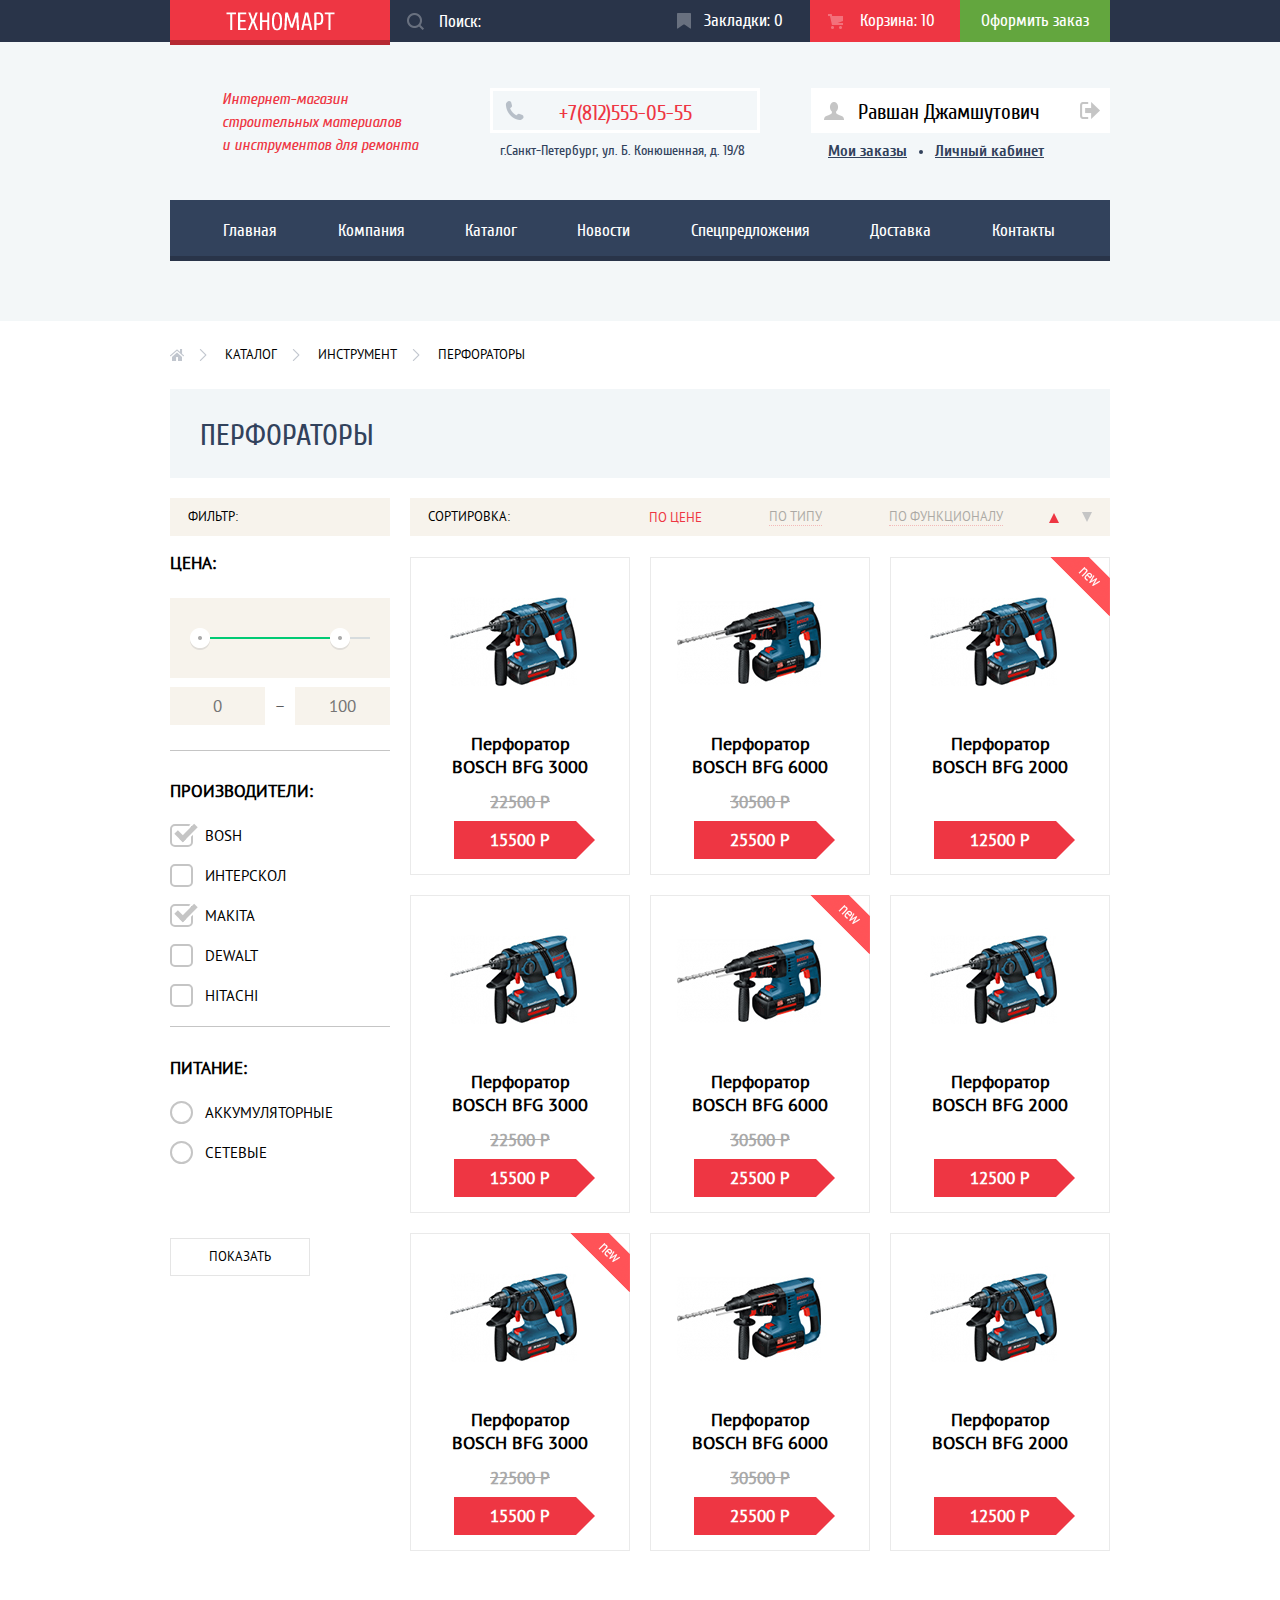
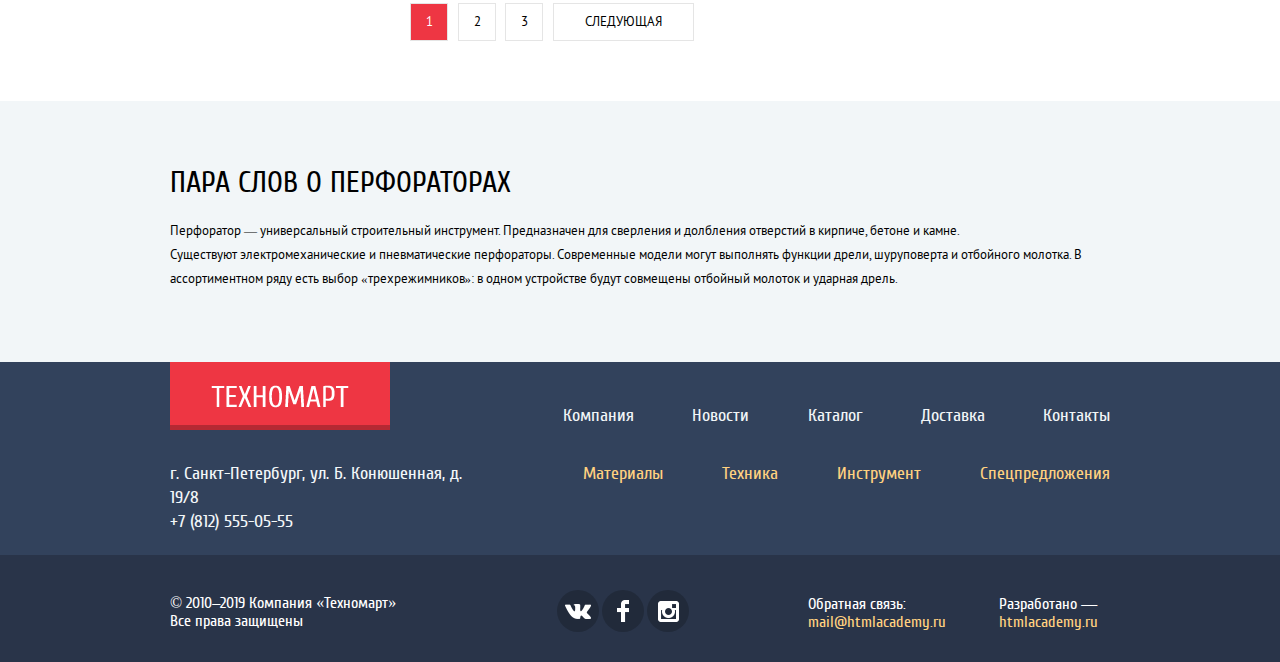
<file: catalog.html>
<!DOCTYPE html>
<html lang="ru">

<head>
    <meta charset="UTF-8">
    <title>Техномарт:Каталог</title>
    <link rel="stylesheet" href="css/style.css">
</head>

<body>
    <header>
        <section class="header_logo">
            <div class="logo">
                <a href="index.html" title="Ссылка на главную страницу" class="logo_index">
                    <img src="img/ТЕХНОМАРТ.png" alt="Логотип Техномарт">
                </a>
                <form class="search">
                    <input type="text" class="search_text _hover" placeholder="Поиск:">
                </form>
                <!--<div class="header_links">-->
                <a href="#" class="bookmarks">Закладки: 0</a>
                <a href="#" class="shop_basket catalog">Корзина: 10</a>
                <a href="#" class="order">Оформить заказ</a>
            </div>
            <!--<input type="button" value="Оформить заказ" name="order" class="order">-->
        </section>
        <section class="head_inform">
            <section class="paragraph">
                <p>Интернет-магазин строительных материалов и&nbsp;инструментов для ремонта</p>
            </section>
            <section class="number">
                <div class="phone">
                    <p>+7(812)555-05-55</p>
                </div>
                <p class="adress">г.Санкт-Петербург, ул. Б.&nbsp;Конюшенная, д. 19/8</p>
            </section>
            <section class="name">
                <div class="name_all">
                    <a href="#" class="name_user">Равшан Джамшутович</a>
                    <a href="#" class="name_exit"></a>
                </div>

                <div class="name_links">
                    <a href="#" class="my_order">Мои заказы</a>
                    <div class="circle"></div>
                    <a href="#" class="private_off">Личный кабинет</a>
                </div>
            </section>
        </section>
        <section class="navigation">
            <nav class="nav">
                <a href="index.html">главная</a>
                <a href="#">компания</a>
                <a href="catalog.html">каталог</a>
                <a href="#">новости</a>
                <a href="#">спецпредложения</a>
                <a href="#">доставка</a>
                <a href="#">контакты</a>
            </nav>
        </section>
    </header>

    <main>
        <section class="mmain_links">
            <div class="main_links">
                <a href="index.html" class="main_l_main">Главная</a>
                <div class="pic"></div>
                <a href="catalog.html">каталог</a>
                <div class="pic"></div>
                <a href="#">инструмент</a>
                <div class="pic"></div>
                <a href="#">перфораторы</a>
            </div>

        </section>
        <h1>перфораторы</h1>

        <section class="chek_opt">
            <section class="options">
                <section class="catalog_manufact">
                    <h4>фильтр:</h4>
                    <section class="option_price">
                        <h3>цена:</h3>
                        <div class="price_square">
                            <div class="line"></div>
                            <div class="circle_lf"></div>
                            <div class="circle_rt"></div>
                            <div class="line_2"></div>
                        </div>
                        <div class="opt_input">
                            <input type="text" placeholder="0">
                            <span> &minus;</span>
                            <input type="text" placeholder="100">
                        </div>
                    </section>
                    <section class="filter_1">
                        <h3>производители:</h3>
                        <div class="filter_1_list">
                            <input type="checkbox" name="bosh" value="bosh" id="ch_bosh" checked>
                            <input type="checkbox" name="interskol" id="ch_interskol" value="interskol">
                            <input type="checkbox" name="makita" id="ch_makita" value="makita" checked>
                            <input type="checkbox" name="dewalt" id="ch_dewalt" value="dewalt">
                            <input type="checkbox" name="hitachi" id="ch_hitachi" value="hitachi0">
                            <label for="ch_bosh">bosh</label>
                            <label for="ch_interskol">интерскол</label>
                            <label for="ch_makita">makita</label>
                            <label for="ch_dewalt">dewalt</label>
                            <label for="ch_hitachi">hitachi</label>
                        </div>

                    </section>
                    <section class="filter_2">
                        <h3>питание:</h3>
                        <div class="filter_2_list">
                            <input type="radio" id="acc" name="fil_r" value="accum">
                            <label for="acc">аккумуляторные</label>
                            <input type="radio" id="net" name="fil_r" value="netw">
                            <label for="net">сетевые</label>
                        </div>
                    </section>

                </section>
                <a href="#">показать</a>
            </section>

            <section class="popular_goods_catalog">
                <div class="pop_goods_text">
                    <h4>сортировка:</h4>
                    <div class="pop_goods_t_links">
                        <a href="#" class="pop_goods_t_links_active">по цене</a>
                        <a href="#">по типу</a>
                        <a href="#">по функционалу</a>
                    </div>
                    <div class="arrow">
                        <a href="#" class="arr_up"></a>
                        <a href="#" class="arr_dn"></a>
                    </div>

                </div>
                <ul class="items catalog_items">
                    <li>
                        <div class="pop_up">
                            <a href="#" class="pop_btn_buy">купить</a>
                            <a href="#" class="pop_btn_b">в закладки</a>
                        </div>
                        <img src="img/bfg_3000.png" alt="Перфоратор BOSCH BFG 3000">
                        <p>Перфоратор BOSCH BFG 3000</p>
                        <span class="old_price">22500&nbsp;р</span>
                        <span class="price">15500&nbsp;р</span>

                    </li>
                    <li>
                        <div class="pop_up">
                            <a href="#" class="pop_btn_buy">купить</a>
                            <a href="#" class="pop_btn_b">в закладки</a>
                        </div>
                        <img src="img/bfg_6000.png" alt="Перфоратор BOSCH BFG 6000">
                        <p>Перфоратор BOSCH BFG 6000</p>
                        <span class="old_price">30500&nbsp;р</span>
                        <span class="price">25500&nbsp;р</span>

                    </li>
                    <li>
                        <div class="pop_up">
                            <a href="#" class="pop_btn_buy">купить</a>
                            <a href="#" class="pop_btn_b">в закладки</a>
                        </div>
                        <img src="img/new_flag.png" class="new_product" alt="new">
                        <img src="img/bfg_2000.png" alt="Перфоратор BOSCH BFG 2000">
                        <p>Перфоратор BOSCH BFG 2000</p>
                        <span class="price new_pr">12500&nbsp;р</span>

                    </li>
                    <li>
                        <div class="pop_up">
                            <a href="#" class="pop_btn_buy">купить</a>
                            <a href="#" class="pop_btn_b">в закладки</a>
                        </div>
                        <img src="img/bfg_3000.png" alt="Перфоратор BOSCH BFG 3000">
                        <p>Перфоратор BOSCH BFG 3000</p>
                        <span class="old_price">22500&nbsp;р</span>
                        <span class="price">15500&nbsp;р</span>

                    </li>
                    <li>
                        <div class="pop_up">
                            <a href="#" class="pop_btn_buy">купить</a>
                            <a href="#" class="pop_btn_b">в закладки</a>
                        </div>
                        <img src="img/new_flag.png" class="new_product" alt="new">
                        <img src="img/bfg_6000.png" alt="Перфоратор BOSCH BFG 6000">
                        <p>Перфоратор BOSCH BFG 6000</p>
                        <span class="old_price">30500&nbsp;р</span>
                        <span class="price">25500&nbsp;р</span>

                    </li>
                    <li>
                        <div class="pop_up">
                            <a href="#" class="pop_btn_buy">купить</a>
                            <a href="#" class="pop_btn_b">в закладки</a>
                        </div>

                        <img src="img/bfg_2000.png" alt="Перфоратор BOSCH BFG 2000">
                        <p>Перфоратор BOSCH BFG 2000</p>
                        <span class="price new_pr">12500&nbsp;р</span>

                    </li>
                    <li>
                        <div class="pop_up">
                            <a href="#" class="pop_btn_buy">купить</a>
                            <a href="#" class="pop_btn_b">в закладки</a>
                        </div>
                        <img src="img/new_flag.png" class="new_product" alt="new">
                        <img src="img/bfg_3000.png" alt="Перфоратор BOSCH BFG 3000">
                        <p>Перфоратор BOSCH BFG 3000</p>
                        <span class="old_price">22500&nbsp;р</span>
                        <span class="price">15500&nbsp;р</span>

                    </li>
                    <li>
                        <div class="pop_up">
                            <a href="#" class="pop_btn_buy">купить</a>
                            <a href="#" class="pop_btn_b">в закладки</a>
                        </div>
                        <img src="img/bfg_6000.png" alt="Перфоратор BOSCH BFG 6000">
                        <p>Перфоратор BOSCH BFG 6000</p>
                        <span class="old_price">30500&nbsp;р</span>
                        <span class="price">25500&nbsp;р</span>

                    </li>
                    <li>
                        <div class="pop_up">
                            <a href="#" class="pop_btn_buy">купить</a>
                            <a href="#" class="pop_btn_b">в закладки</a>
                        </div>

                        <img src="img/bfg_2000.png" alt="Перфоратор BOSCH BFG 2000">
                        <p>Перфоратор BOSCH BFG 2000</p>
                        <span class="price new_pr">12500&nbsp;р</span>

                    </li>
                </ul>
                <section class="pages">
                    <a href="#" class="p_active">1</a>
                    <a href="#">2</a>
                    <a href="#">3</a>
                    <a href="#">следующая</a>
                </section>
            </section>
        </section>
        <section class="drill">
            <div class="drill_p">
                <h3>пара слов о перфораторах</h3>
                <p>Перфоратор&nbsp;&mdash; универсальный строительный инструмент. Предназначен для сверления и&nbsp;долбления отверстий в&nbsp;кирпиче, бетоне и&nbsp;камне.</p>
                <p>Существуют электромеханические и&nbsp;пневматические перфораторы. Современные модели могут выполнять функции дрели, шуруповерта и&nbsp;отбойного молотка. В&nbsp;<br>ассортиментном ряду есть выбор &laquo;трехрежимников&raquo;: в&nbsp;одном
                    устройстве будут совмещены отбойный молоток и&nbsp;ударная дрель.
                </p>
            </div>

        </section>
    </main>
    <footer>
        <section class="footer_nav">
            <div>
                <a href="index.html" title="Ссылка на главную страницу" class="logo_index footer_logo">
                    <img src="img/ТЕХНОМАРТ_f_logo.png" alt="Логотип Техномарт">
                </a>
            </div>
            <section class="footer_navigation">
                <a href="#">компания</a>
                <a href="#">новости</a>
                <a href="catalog.html">каталог</a>
                <a href="#">доставка</a>
                <a href="#">контакты</a>
            </section>

        </section>
        <section class="other">
            <div class="other_text">
                <p>г. Санкт-Петербург, ул. Б.&nbsp;Конюшенная, д. 19/8</p>
                <p>+7 (812) 555-05-55</p>
            </div>
            <section class="other_links">
                <a href="#">материалы</a>
                <a href="#">техника</a>
                <a href="#">инструмент</a>
                <a href="#">спецпредложения</a>
            </section>


        </section>

        <form class="visually-hidden">
            <input type="button" value="x" aria-label="Закрыть форму">
            <p>Ваше имя:</p>
            <input type="text" name="name" id="form_name" placeholder="Имя Фамилия">
            <p>Ваш e-mail:</p>
            <input type="email" name="email" id="form_email" placeholder="email@example.com">
            <p>Текст письма:</p>
            <input type="text" name="letter" id="form_letter" placeholder="В свободной форме">
            <button type="submit">отправить</button>
        </form>

        <section class="footer">
            <section class="under_footer">
                <section class="footer_paragraph">
                    <p>&copy;&nbsp;2010&ndash;2019 Компания &laquo;Техномарт&raquo;</p>
                    <p>Все права защищены</p>
                </section>
                <section class="social_icon">
                    <a href="vk.com" class="vk-btn">вконтакте</a>
                    <a href="facebook.com" class="fb-btn">фэйсбук</a>
                    <a href="instagram.com" class="inst-btn">инстаграмм</a>
                </section>
                <section class="footer_links">
                    <div class="connect">
                        <p>Обратная связь:</p>
                        <a href="#">mail@htmlacademy.ru</a>
                    </div>
                    <div class="div develop">
                        <p>Разработано &mdash;</p>
                        <a href="https://htmlacademy.ru/intensive/htmlcss" target="_blank" aria-label="Ссылка на сайт htmlАкадемии">htmlacademy.ru</a>
                    </div>
                </section>
            </section>
        </section>
    </footer>
</body>

</html>
</file>
<file: css/style.css>
* {
    margin: 0;
    padding: 0;
}

@font-face {
    font-family: 'Cuprum';
    src: url('../fonts/cuprum.woff2') format('woff2'), /* Super Modern Browsers */
    url('../fonts/cuprum.woff') format('woff'), /* Modern Browsers */
    url('../fonts/Cuprum-Regular.ttf') format('truetype');
    /* Safari, Android, iOS */
}

@font-face {
    font-family: 'Cuprum Bold';
    src: url('../fonts/cuprumbold.woff2') format('woff2'), /* Super Modern Browsers */
    url('../fonts/cuprumbold.woff') format('woff'), /* Modern Browsers */
    url('../fonts/Cuprum-Bold.ttf') format('truetype');
    /* Safari, Android, iOS */
}

@font-face {
    font-family: 'Cuprum Italic';
    src: url('../fonts/cuprumitalic.woff2') format('woff2'), /* Super Modern Browsers */
    url('../fonts/cuprumitalic.woff') format('woff'), /* Modern Browsers */
    url('../fonts/Cuprum-Italic.ttf') format('truetype');
    /* Safari, Android, iOS */
}

@font-face {
    font-family: 'Cuprum Bold Italic';
    src: url('../fonts/cuprumbolditalic.woff2') format('woff2'), /* Super Modern Browsers */
    url('../fonts/cuprumbolditalic.woff') format('woff'), /* Modern Browsers */
    url('../fonts/Cuprum-BoldItalic.ttf') format('truetype');
    /* Safari, Android, iOS */
}

@font-face {
    font-family: 'Ptsans';
    src: url('../fonts/ptsans.woff2') format('woff2'), /* Super Modern Browsers */
    url('../fonts/ptsans.woff') format('woff'), /* Modern Browsers */
    url('../fonts/PTSans-Regular.ttf') format('truetype');
    /* Safari, Android, iOS */
}

@font-face {
    font-family: 'Ptsans Bold';
    src: url('../fonts/ptsansbold.woff2') format('woff2'), /* Super Modern Browsers */
    url('../fonts/ptsansbold.woff') format('woff'), /* Modern Browsers */
    url('../fonts/PTSans-Bold.ttf') format('truetype');
    /* Safari, Android, iOS */
}

body {
    /*width: 1200px;*/
    font-family: 'Cuprum';
    margin: 0 auto;
}

body a {
    text-decoration: none;
    font-family: 'Cuprum';
}

header {
    background-color: #f3f7f8;
    padding-bottom: 60px;
}

.header_logo {
    background-color: #293449;
}

.logo {
    width: 940px;
    height: 42px;
    margin: 0 auto;
    /*background-color: #293449;*/
    /*padding: 0 130px 0 130px;*/
    display: flex;
    align-items: center;
}

.logo_index {
    width: 220px;
    height: 47px;
    box-shadow: inset 0 -5px 0 rgba(0, 0, 0, 0.24);
    background-color: #ee3643;
    display: flex;
    align-items: center;
    justify-content: center;
}

.logo_index:hover {
    box-shadow: inset 0 -5px 0 rgba(0, 0, 0, 0.24);
    background-color: #ca2c37;
}

.logo_index:active {
    box-shadow: inset 0 -5px 0 rgba(0, 0, 0, 0.24);
    background-color: #ba2732;
}

.logo .search {
    display: inline-block;
}

.logo .search input {
    font-family: 'Cuprum';
    height: 42px;
    width: 221px;
    background: #293449 url(../img/icon-search.png) no-repeat 17px 50%;
}

.logo .search input:hover {
    background: #212a3a url(../img/icon-search_hover.png) no-repeat 17px 50%;
    color: #212a3a;
}

.logo .search input:focus {
    background: #ffffff url(../img/icon-search_active.png) no-repeat 17px 50%;
    border: none;
}

.search_text {
    height: 17px;
    padding-left: 49px;
    border: none;
    font-size: 17px;
    font-weight: 400;
    line-height: 18px;
    background-color: #293449;
    color: #ffffff;
}

.search_text::-moz-placeholder {
    color: #ffffff;
    /* Цвет подсказывающего текста */
}

.search_text::-webkit-input-placeholder {
    color: #ffffff;
}

.search_text:-ms-input-placeholder {
    color: #ffffff;
}

.search_text::-ms-input-placeholder {
    color: #ffffff;
}

.search_text::placeholder {
    color: #ffffff;
}

.logo a {
    color: #ffffff;
    font-size: 17px;
    font-weight: 400;
    line-height: 18px;
}

.order {
    width: 150px;
    text-align: center;
    padding: 12px 0;
    font-size: 17px;
    line-height: 18px;
    background-color: #63a63e;
}

.order:hover {
    background-color: #5fbb2d;
}

.order:active {
    opacity: 0.5;
    color: #ffffff;
    background-color: #518534;
    font-size: 17px;
    font-weight: 400;
    line-height: 18px;
}

.bookmarks {
    width: 106px;
    padding: 12px 0 12px 44px;
    font-size: 17px;
    line-height: 18px;
    background: url(../img/icon-bookmark.png) no-repeat 17px 50%;
}

.bookmarks:hover {
    background: #212a3a url(../img/icon-bookmark_hover.png) no-repeat 17px 50%;
}

.bookmarks:active {
    opacity: 0.6;
    color: #ffffff;
    font-size: 17px;
    font-weight: 400;
    line-height: 18px;
    background: #161d29 url(../img/icon-bookmark.png) no-repeat 17px 50%;
}

.shop_basket {
    width: 100px;
    padding: 12px 0 12px 50px;
    font-size: 17px;
    line-height: 18px;
    background: url(../img/cart-icon.png) no-repeat 18px 50%;
}

.catalog {
    background-color: #ee3643;
    ;
}

.shop_basket:hover {
    background: #212a3a url(../img/cart-icon_hover.png) no-repeat 18px 50%;
}

.shop_basket:active {
    opacity: 0.6;
    color: #ffffff;
    font-size: 17px;
    font-weight: 400;
    line-height: 18px;
    background: #161d29 url(../img/cart-icon.png) no-repeat 18px 50%;
}

.head_inform {
    width: 940px;
    display: flex;
    padding-top: 46px;
    padding-bottom: 44px;
    background-color: #f3f7f9;
    margin: 0 auto;
}

.number {
    width: 270px;
    height: 39px;
    margin-left: 71px;
}

.paragraph p {
    display: block;
    width: 197px;
    height: 60px;
    margin-left: 52px;
    color: #ee3643;
    font-size: 16px;
    font-family: 'Cuprum Italic';
    line-height: 23px;
}

.phone {
    width: 264px;
    height: 39px;
    border: 3px solid #ffffff;
    background: url(../img/icon-phone.png) no-repeat 12px 50%;
}

.phone p {
    text-align: center;
    padding-top: 12px;
    height: 21px;
    color: #ee3643;
    font-family: 'Cuprum';
    font-size: 21px;
    font-weight: 400;
    line-height: 21px;
}

.number .adress {
    padding: 10px 10px;
    height: 13px;
    color: #32425c;
    font-family: 'Cuprum';
    font-size: 14px;
    font-weight: 400;
}

.links {
    height: 68px;
    /*display: inline-block;*/
    margin-left: 69px;
    display: flex;
}

.login {
    box-sizing: border-box;
    background: #ffffff url(../img/icon-login.png) no-repeat 14px 50%;
    height: 45px;
    color: #000000;
    font-family: 'Cuprum';
    font-size: 21px;
    font-weight: 400;
    line-height: 21px;
    width: 121px;
    padding: 12px 27px 12px 48px;
}

.login:hover {
    background: #ffffff url(../img/icon-login_hover.png) no-repeat 14px 50%;
    color: #ee3643;
}

.login:active {
    color: #c5c5c5;
    background: #ffffff url(../img/icon-login.png) no-repeat 14px 50%;
}

.reg {
    margin-left: 10px;
    background-color: #ffffff;
    box-sizing: border-box;
    width: 150px;
    height: 45px;
    color: #000000;
    font-family: 'Cuprum';
    font-size: 21px;
    font-weight: 400;
    line-height: 21px;
    text-align: center;
    padding-top: 12px;
}

.reg:hover {
    color: #ee3643;
}

.reg:active {
    color: #c5c5c5;
}

.name {
    margin-left: 51px;
}

.name_all a {
    display: block;
}

.name_all {
    display: flex;
}

.name .name_user {
    display: block;
    width: 269px;
    height: 45px;
    background: #ffffff url(../img/icon-user.png) no-repeat 13px 50%;
    box-sizing: border-box;
    padding-top: 14px;
    padding-left: 47px;
    padding-bottom: 11px;
    color: #000000;
    font-family: 'Cuprum';
    font-size: 21px;
    font-weight: 400;
    line-height: 21px;
}

.name_user:hover {
    background: #ffffff url(../img/icon-user_hover.png) no-repeat 13px 50%;
}

.name_user:active {
    opacity: 0.3;
    color: #000000;
}

.name .name_exit {
    width: 30px;
    height: 45px;
    background: #ffffff url(../img/icon-logout.png) no-repeat 0px 50%;
}

.name_exit:hover {
    background: #ffffff url(../img/icon-logout_hover.png) no-repeat 0px 50%;
}

.name_exit:active {
    background: #ffffff url(../img/icon-logout.png) no-repeat 0px 50%;
}

.name_links {
    box-sizing: border-box;
    height: 14px;
    margin-left: 17px;
    display: flex;
    margin-top: 9px;
}

.name_links a {
    color: #32425c;
    font-family: 'Cuprum Bold';
    font-size: 16px;
    font-weight: 400;
    text-decoration: underline;
}

.circle {
    margin: 8px 12px 8px 12px;
    width: 4px;
    height: 4px;
    background: #32425c;
    border-radius: 50%;
}

.my_order:hover,
.private_off:hover {
    color: #ee3643;
}

.my_order:active,
.private_off:active {
    opacity: 0.3;
    color: #32425c;
}

.navigation {
    width: 940px;
    margin: 0 auto;
    background-color: #32425c;
    box-shadow: inset 0 -5px 0 #293449;
}

.nav {
    display: flex;
    justify-content: space-around;
    align-items: center;
    font-size: 17px;
    margin-left: 23px;
    margin-right: 25px;
}

.nav a {
    padding: 21px 30px 21px;
    color: #fff;
    text-decoration: none;
    text-transform: capitalize;
}

.nav a:hover {
    background-color: #293449;
}

.nav a:active {
    background-color: #1d2739;
    color: #8c919a;
}

main {
    margin: 0 auto;
    background-color: #fff;
}

.goods {
    width: 940px;
    margin-top: 59px;
    margin: 0 auto;
}

.goods_list {
    display: flex;
    flex-wrap: wrap;
}

.goods_list li {
    position: relative;
    list-style: none;
    width: 300px;
    height: 123px;
    margin-bottom: 20px;
}

.goods_list li h3 {
    color: #ffffff;
    font-family: 'Cuprum Bold';
    font-size: 24px;
    /*font-weight: 700;*/
    line-height: 30px;
    text-transform: capitalize;
    padding-top: 18px;
    padding-left: 23px;
}

.materials {
    background: #ffbf47 url(../img/icon-1.png) no-repeat 213px 53%;
    margin-right: 20px;
}

.goods_list img {
    position: absolute;
    bottom: 64px;
    left: 240px;
}

.goods_list li a {
    display: block;
    margin-left: 25px;
    margin-top: 15px;
    width: 135px;
    height: 26px;
    background-color: rgba(0, 0, 0, 0.1);
    font-family: 'Cuprum';
    font-size: 14px;
    font-weight: 400;
    line-height: 18px;
    text-transform: uppercase;
    color: #ffffff;
    text-align: center;
    border-radius: 3%;
    padding-top: 12px;
}

.goods_list li a:hover {
    background-color: rgba(0, 0, 0, 0.2);
}

.goods_list li a:active {
    background-color: rgba(0, 0, 0, 0.3);
}

.instruments {
    background: #3bbce3 url(../img/icon-2.png) no-repeat 197px 53%;
    margin-right: 20px;
}

.tech {
    background: #dc91d8 url(../img/icon-3.png) no-repeat 191px 53%;
}

.discount {
    background: #8ed78f url(../img/icon-4.png) no-repeat 196px 53%;
}

.delivery {
    background: #ffc047 url(../img/icon-5.png) no-repeat 191px 53%;
}

#slider {
    width: 620px;
    height: 266px;
    background-image: url(../img/3-layers.png);
    margin-right: 20px;
}

#slider h3 {
    display: block;
    color: #ffffff;
    font-family: 'Cuprum';
    font-size: 36px;
    font-weight: 700;
    line-height: 36px;
    text-transform: uppercase;
    padding-top: 27px;
    padding-left: 24px;
}

#slider p {
    color: #ffffff;
    font-family: 'Cuprum';
    font-size: 18px;
    font-weight: 400;
    display: block;
    line-height: 18px;
    margin-top: 8px;
    margin-left: 25px;
}

#slider a {
    width: 195px;
    color: #ffffff;
    font-family: 'Cuprum';
    font-size: 14px;
    font-weight: 400;
    line-height: 18px;
    text-transform: uppercase;
    background-color: #ee3643;
    margin-top: 124px;
}

.goods_list li:last-child {
    position: absolute;
    margin-top: 286px;
    margin-left: 640px;
}

.popular_goods {
    width: 940px;
    margin-top: 33px;
    margin: 0 auto;
}

.popular_goods_h {
    width: 940px;
    height: 89px;
    background-color: #f9f5f0;
    display: flex;
    align-items: center;
}

.popular_goods_h a {
    width: 253px;
    height: 26px;
    background-color: #ee3643;
    color: #ffffff;
    font-family: 'Cuprum';
    font-size: 14px;
    font-weight: 400;
    line-height: 18px;
    text-transform: uppercase;
    text-align: center;
    padding-top: 12px;
    border-radius: 3%;
    margin-left: 373px;
}

.popular_goods_h h3 {
    color: #32425c;
    font-family: 'Cuprum';
    font-size: 30px;
    font-weight: 400;
    line-height: 30px;
    text-transform: uppercase;
    margin-left: 30px;
}

.popular_goods_h a:hover,
#slider a:hover {
    background-color: #ca2c37;
}

.popular_goods_h a:active,
#slider a:active {
    background-color: #ba2732;
}

#pop_manuf a {
    margin-left: 269px;
}

.items {
    position: relative;
    margin-top: 21px;
    margin-bottom: 21px;
    display: flex;
    flex-wrap: wrap;
}

.items li {
    list-style: none;
    width: 220px;
    height: 318px;
    border: 1px solid #eaeaea;
    background-color: #ffffff;
    box-sizing: border-box;
    margin-right: 20px;
}

.items li:hover {
    box-shadow: 0 10px 25px rgba(41, 52, 73, 0.5);
}

.items li:last-child {
    margin-right: 0px;
}

.items li p {
    color: #000000;
    font-family: 'Ptsans';
    font-size: 18px;
    font-weight: 700;
    text-align: center;
    margin-left: 30px;
    margin-right: 30px;
}

.items li span {
    display: block;
}

.old_price {
    color: #a9a9a9;
    font-family: 'Ptsans';
    font-size: 17px;
    font-weight: 700;
    line-height: 18px;
    text-decoration: line-through;
    text-transform: uppercase;
    text-align: center;
    margin-top: 15px;
}

.price {
    position: relative;
    margin-top: 10px;
    color: #ffffff;
    font-family: 'Ptsans';
    font-size: 17px;
    font-weight: 700;
    line-height: 18px;
    text-transform: uppercase;
    background-color: #ee3643;
    width: 141px;
    height: 38px;
    margin-left: 43px;
    padding-left: 36px;
    box-sizing: border-box;
    padding: 10px 40px 0px 36px;
}

.price::after {
    content: "";
    position: absolute;
    top: 0px;
    right: -19px;
    border: 19px solid white;
    border-left-color: #ee3643;
}

.pop_up {
    box-sizing: border-box;
    display: none;
    position: absolute;
    padding-top: 44px;
    padding-left: 41px;
    width: 218px;
    height: 170px;
}

.items li:hover .pop_up {
    display: block;
    background-color: rgb(255, 255, 255, 0.9);
}

.pop_btn_buy {
    display: block;
    box-sizing: border-box;
    width: 135px;
    height: 38px;
    box-shadow: inset 0 -3px 0 #367315;
    background: #63a63e url(../img/cart-icon.png) no-repeat 12px 50%;
    border-radius: 3%;
    text-align: center;
    padding-top: 12px;
    color: #ffffff;
    font-family: 'Cuprum';
    font-size: 14px;
    font-weight: 400;
    line-height: 18px;
    text-transform: uppercase;
    margin-bottom: 7px;
}

.pop_btn_b {
    display: block;
    box-sizing: border-box;
    width: 135px;
    height: 38px;
    border: 3px solid #63a63e;
    color: #32425c;
    font-family: 'Cuprum';
    font-size: 14px;
    font-weight: 400;
    line-height: 18px;
    text-transform: uppercase;
    border-radius: 3%;
    text-align: center;
    padding-top: 9px;
}

.pop_btn_buy:hover {
    box-shadow: inset 0 -3px 0 #367315;
    background: #5fbb2d url(../img/cart-icon_hover.png) no-repeat 12px 50%;
}

.pop_btn_buy:active {
    background-color: #518534;
    box-shadow: none;
}

.pop_btn_b:hover {
    border: 3px solid #32425c;
}

.pop_btn_b:active {
    border: 3px solid #32425c;
    opacity: 0.3;
    color: #32425c;
}

.new_product {
    position: absolute;
    margin-left: 159px;
    margin-top: -1px;
}

.popular_manuf {
    width: 940px;
    margin: 0 auto;
    margin-bottom: 65px;
}

.new_pr {
    margin-top: 43px;
}

.firm_items {
    margin-top: 20px;
    list-style: none;
    display: flex;
    flex-wrap: wrap;
}

.firm_items a {
    margin-right: 20px;
    margin-bottom: 20px;
    display: flex;
    justify-content: center;
    align-items: center;
    width: 220px;
    height: 145px;
    border: 1px solid #eaeaea;
    background-color: #ffffff;
    box-sizing: border-box;
}

.firm_items a:nth-child(4n) {
    margin-right: 0px;
}

.firm_items a:hover {
    box-shadow: 0 10px 25px rgba(41, 52, 73, 0.5);
    background-color: #ffffff;
}

.firm_items a:active {
    box-shadow: 0 4px 10px rgba(41, 52, 73, 0.5);
    background-color: #ffffff;
    opacity: 0.3;
}

.serv_inform {
    background-color: #f4f8f9;
}

.service {
    width: 940px;
    margin-top: 65px;
    margin: 0 auto;
}

.service h3 {
    display: block;
    padding-top: 68px;
    color: #000000;
    font-family: 'Cuprum';
    font-size: 30px;
    font-weight: 400;
    line-height: 30px;
    text-transform: uppercase;
}

.service p {
    width: 425px;
    margin-top: 25px;
    font-family: 'Ptsans';
    font-size: 13px;
    font-weight: 400;
    line-height: 24px;
}

.serv_list_inf {
    display: flex;
}

.serv_list {
    position: relative;
    margin-top: 28px;
    padding-top: 46px;
    width: 240px;
    height: 279px;
}

.serv_list input[type='radio'] {
    display: none;
}

.serv_list label {
    display: block;
    height: 61px;
    box-sizing: border-box;
    box-shadow: 0 1px 0 #293449, inset 0 1px 0 #405069;
    background-color: #32425c;
    color: #ffffff;
    font-family: 'Cuprum Bold';
    font-size: 21px;
    line-height: 30px;
    text-transform: capitalize;
    padding-top: 21px;
    padding-left: 23px;
}

.serv_list img {
    position: absolute;
    right: 0px;
    top: 5px;
}

#r_btn_1:checked~label[for=r_btn_1],
#r_btn_2:checked~label[for=r_btn_2],
#r_btn_3:checked~label[for=r_btn_3] {
    box-shadow: 0 1px 0 #ffffff, inset 0 1px 0 #ffffff;
    background-color: #ffffff;
    color: #32425c;
}

.serv_list label:hover {
    box-shadow: 0 1px 0 #293449, inset 0 1px 0 #405069;
    background-color: #293449;
}

.serv_text {
    width: 619px;
    margin-left: 80px;
    background: url(../img/Layer_131.png) no-repeat 151px 97px;
}

.serv_text h3 {
    padding-top: 74px;
    color: #32425c;
    font-family: 'Cuprum';
    font-size: 36px;
    font-weight: 400;
    text-transform: uppercase;
}

.serv_text p {
    display: block;
}

.information {
    width: 940px;
    margin: 0 auto;
    display: flex;
    justify-content: space-between;
    margin-top: 82px;
    margin-bottom: 86px;
}

.information h3 {
    font-family: 'Cuprum';
    font-size: 30px;
    font-weight: 400;
    line-height: 30px;
    text-transform: uppercase;
    padding-bottom: 21px;
}

.information p {
    margin-bottom: 36px;
    font-family: 'Ptsans';
    font-size: 13px;
    font-weight: 400;
    line-height: 24px;
}

.inform_delivery {
    width: 519px;
}

.contacts {
    width: 300px;
}

#before_list {
    margin-bottom: 6px;
}

.inform_list {
    padding-left: 36px;
}

.inform_list li {
    position: relative;
    font-size: 18px;
    font-weight: 400;
    line-height: 20px;
    padding: 8px 0px 12px 0px;
    list-style: none;
}

.inform_list li::before {
    content: "";
    position: absolute;
    left: -36px;
    top: 17px;
    width: 25px;
    height: 2px;
    background-color: #ee3643;
}

.inform_delivery a {
    display: block;
    width: 220px;
    height: 26px;
    background-color: #ee3643;
    color: #ffffff;
    font-family: 'Cuprum';
    font-size: 14px;
    font-weight: 400;
    line-height: 18px;
    text-transform: uppercase;
    text-align: center;
    margin-top: 24px;
    padding-top: 12px;
    border-radius: 3%;
}

.cont_link {
    display: block;
    width: 300px;
    height: 26px;
    background-color: #ee3643;
    color: #ffffff;
    font-family: 'Cuprum';
    font-size: 14px;
    font-weight: 400;
    line-height: 18px;
    text-transform: uppercase;
    text-align: center;
    margin-top: 36px;
    padding-top: 12px;
    border-radius: 3%;
}

.cont_link:hover,
.inform_delivery a:hover {
    background-color: #ca2c37;
}

.cont_link:active,
.inform_delivery a:active {
    background-color: #ba2732;
}

footer {
    background-color: #32425c;
}

.footer_nav {
    width: 940px;
    display: flex;
    margin: 0 auto;
}

.footer_logo {
    width: 220px;
    height: 68px;
    box-shadow: inset 0 -5px 0 rgba(0, 0, 0, 0.24);
}

.footer_navigation {
    margin-top: 42px;
    margin-left: 173px;
    display: flex;
    width: 547px;
    justify-content: space-between;
}

.footer_navigation a {
    color: #f1f5f7;
    font-family: 'Cuprum';
    font-size: 18px;
    font-weight: 400;
    line-height: 24px;
    text-transform: capitalize;
}

.footer_navigation a:hover {
    text-decoration: underline;
}

.footer_navigation a:active {
    opacity: 0.5;
}

.other {
    width: 940px;
    margin: 0 auto;
    margin-top: 32px;
    margin-bottom: 53px;
    display: flex;
}

.other_text {
    width: 322px;
    height: 40px;
    color: #f3f7f9;
    font-family: 'Cuprum';
    font-size: 18px;
    font-weight: 400;
    line-height: 24px;
}

.other_links {
    width: 527px;
    margin-left: 91px;
    display: flex;
    justify-content: space-between;
}

.other_links a {
    color: #ffd180;
    font-family: 'Cuprum';
    font-size: 18px;
    font-weight: 400;
    line-height: 24px;
    text-transform: capitalize;
}

.other_links a:hover {
    text-decoration: underline;
}

.other_links a:active {
    opacity: 0.5;
}

.visually-hidden {
    display: none;
    position: absolute;
}

.footer {
    background-color: #293449;
    ;
}

.under_footer {
    width: 940px;
    margin: 0 auto;
    height: 107px;
    display: flex;
}

.footer_paragraph {
    margin-top: 39px;
    color: #ffffff;
    font-family: 'Cuprum';
    font-size: 16px;
    font-weight: 400;
    line-height: 18px;
}

.social_icon {
    margin-top: 35px;
    display: flex;
    width: 132px;
    justify-content: space-between;
    margin-left: 161px;
}

.social_icon a {
    display: block;
    width: 42px;
    height: 42px;
    font-size: 0%;
    border-radius: 50%;
}

.vk-btn {
    background: #212a3a url(../img/vk-icon.png) no-repeat 50% 50%;
}

.fb-btn {
    background: #212a3a url(../img/fb-icon.png) no-repeat 50% 50%;
}

.inst-btn {
    background: #212a3a url(../img/insta-icon.png) no-repeat 50% 50%;
}

.social_icon a:hover,
.social_icon a:active {
    background-color: #ee3643;
}

.footer_links {
    margin-top: 40px;
    margin-left: 119px;
    font-family: 'Cuprum';
    font-size: 16px;
    font-weight: 400;
    line-height: 18px;
    color: #ffffff;
    display: flex;
}

.footer_links a {
    color: #ffd180;
}

.connect {
    margin-right: 53px;
}

.footer_links a:hover {
    text-decoration: underline;
}

.footer_links a:active {
    color: #ee3643;
}

.mmain_links {
    width: 940px;
    margin: 0 auto;
    margin-top: 25px;
}

.main_links {
    width: 358px;
    display: flex;
    /*justify-content: space-around;*/
}

.main_l_main {
    display: block;
    width: 14px;
    height: 18px;
    font-size: 0px;
    background: url(../img/icon-home.png) no-repeat 50%;
}

.pic {
    width: 8px;
    height: 18px;
    background: url(../img/icon-right-small.png) no-repeat 50%;
    margin-left: 15px;
    margin-right: 18px;
}

.main_links a {
    color: #000000;
    font-family: 'Ptsans';
    font-size: 13px;
    font-weight: 400;
    line-height: 18px;
    text-transform: uppercase;
}

.main_links .main_l_main {
    font-size: 0px;
}

main h1 {
    display: block;
    width: 910px;
    height: 57px;
    background-color: #f2f6f8;
    margin: 0 auto;
    margin-top: 25px;
    color: #32425c;
    font-family: 'Cuprum';
    font-size: 30px;
    font-weight: 400;
    line-height: 30px;
    text-transform: uppercase;
    padding-top: 32px;
    padding-left: 30px;
}

.chek_opt {
    width: 940px;
    margin: 0 auto;
    display: flex;
    margin-top: 20px;
}

.options {
    width: 220px;
}

.catalog_manufact h4,
.pop_goods_text h4 {
    padding-left: 18px;
    padding-top: 10px;
    padding-bottom: 11px;
    background-color: #f7f3ec;
    color: #000000;
    font-family: 'Ptsans';
    font-size: 13px;
    font-weight: 400;
    text-transform: uppercase;
    margin-bottom: 12px;
}

.options h3 {
    color: #000000;
    font-family: 'Ptsans';
    font-size: 17px;
    font-weight: 700;
    text-transform: uppercase;
}

.price_square {
    position: relative;
    margin-top: 12px;
    width: 220px;
    height: 80px;
    background-color: #f7f3ec;
}

.line_2 {
    position: absolute;
    width: 20px;
    height: 2px;
    background-color: #d7dcde;
    left: 180px;
    top: 39px;
}

.line {
    position: absolute;
    width: 152px;
    height: 2px;
    background-color: #00ca74;
    top: 39px;
    left: 20px;
}

.circle_lf {
    position: absolute;
    width: 20px;
    height: 22px;
    top: 30px;
    left: 20px;
    background: url(../img/filter-button.png) no-repeat 50% 50%;
    cursor: pointer;
}

.circle_rt {
    position: absolute;
    width: 20px;
    height: 22px;
    top: 30px;
    left: 160px;
    background: url(../img/filter-button.png) no-repeat 50% 50%;
    cursor: pointer;
}

.opt_input {
    margin-top: 9px;
    display: flex;
    justify-content: space-between;
}

.opt_input input {
    width: 95px;
    height: 38px;
    background-color: #f7f3ec;
    border: none;
    color: #000000;
    font-family: 'Ptsans';
    font-size: 17px;
    font-weight: 400;
    line-height: 18px;
    text-transform: uppercase;
    text-align: center;
}

.opt_input span {
    color: #444444;
    font-family: 'Ptsans';
    font-size: 16px;
    font-weight: 400;
    line-height: 18px;
    padding-top: 10px;
}

.catalog_manufact h3 {
    color: #000000;
    font-family: 'Ptsans';
    font-size: 17px;
    font-weight: 700;
    line-height: 30px;
    text-transform: uppercase;
    margin-bottom: 20px;
}

.filter_1 {
    margin-top: 25px;
    padding-top: 25px;
    border-top: 1px solid #c5c5c5;
    border-bottom: 1px solid #c5c5c5;
}

.filter_1_list {
    display: flex;
    flex-direction: column;
    justify-content: space-between;
}

.filter_1_list input[type='checkbox'],
.filter_2_list input[type='radio'] {
    display: none;
}

#ch_bosh~label[for=ch_bosh],
#ch_interskol~label[for=ch_interskol],
#ch_makita~label[for=ch_makita],
#ch_dewalt~label[for=ch_dewalt],
#ch_hitachi~label[for=ch_hitachi] {
    position: relative;
    padding: 0 0 20px 35px;
    cursor: pointer;
    color: #000000;
    font-family: 'Ptsans';
    font-size: 15px;
    font-weight: 400;
    line-height: 20px;
    text-transform: uppercase;
}

#ch_bosh:active~label[for=ch_bosh],
#ch_interskol:active~label[for=ch_interskol],
#ch_makita:active~label[for=ch_makita],
#ch_dewalt:active~label[for=ch_dewalt],
#ch_hitachi:active~label[for=ch_hitachi] {
    opacity: 0.4;
    color: #000000;
}

#ch_bosh~label[for=ch_bosh]::before,
#ch_interskol~label[for=ch_interskol]::before,
#ch_makita~label[for=ch_makita]::before,
#ch_dewalt~label[for=ch_dewalt]::before,
#ch_hitachi~label[for=ch_hitachi]::before {
    content: "";
    position: absolute;
    left: 0;
    top: -2px;
    display: flex;
    width: 19px;
    height: 19px;
    border: 2px solid #c5c5c5;
    border-radius: 5px;
}

#ch_bosh:hover~label[for=ch_bosh]::before,
#ch_interskol:hover~label[for=ch_interskol]::before,
#ch_makita:hover~label[for=ch_makita]::before,
#ch_dewalt:hover~label[for=ch_dewalt]::before,
#ch_hitachi:hover~label[for=ch_hitachi]::before {
    border: 2px solid #b5b5b5;
    ;
}

#ch_bosh:checked~label[for=ch_bosh]::after,
#ch_interskol:checked~label[for=ch_interskol]::after,
#ch_makita:checked~label[for=ch_makita]::after,
#ch_dewalt:checked~label[for=ch_dewalt]::after,
#ch_hitachi:checked~label[for=ch_hitachi]::after {
    content: "";
    position: absolute;
    bottom: 25px;
    left: 10px;
    width: 7px;
    height: 16px;
    border-right: 5px solid #c5c5c5;
    border-bottom: 5px solid #c5c5c5;
    transform: rotate(45deg);
    box-shadow: 2px 0 0 0 white, inset -2px 0 0 0 white;
}

#ch_bosh:checked:hover~label[for=ch_bosh]::after,
#ch_interskol:checked:hover~label[for=ch_interskol]::after,
#ch_makita:checked:hover~label[for=ch_makita]::after,
#ch_dewalt:checked:hover~label[for=ch_dewalt]::after,
#ch_hitachi:checked:hover~label[for=ch_hitachi]::after {
    border-right: 5px solid #b5b5b5;
    border-bottom: 5px solid #b5b5b5;
}

.filter_2 {
    margin-top: 26px;
    margin-bottom: 55px;
}

.filter_2_list {
    display: flex;
    flex-direction: column;
    justify-content: space-between;
}

#acc~label[for=acc],
#net~label[for=net] {
    position: relative;
    padding: 0 0 20px 35px;
    cursor: pointer;
    color: #000000;
    font-family: 'Ptsans';
    font-size: 15px;
    font-weight: 400;
    line-height: 20px;
    text-transform: uppercase;
}

#acc~label[for=acc]::before,
#net~label[for=net]::before {
    content: "";
    position: absolute;
    left: 0;
    top: -2px;
    display: flex;
    width: 19px;
    height: 19px;
    border: 2px solid #c5c5c5;
    border-radius: 50%;
}

#acc:hover~label[for=acc]::before,
#net:hover~label[for=net]::before {
    border: 2px solid #b5b5b5;
}

#acc:active~label[for=acc],
#net:active~label[for=net] {
    opacity: 0.4;
    color: #000000;
}

#acc:checked~label[for=acc]::after,
#net:checked~label[for=net]::after {
    content: "";
    position: absolute;
    left: 7px;
    top: 5px;
    width: 9px;
    height: 9px;
    background-color: #c5c5c5;
    border-radius: 50%;
}

#acc:hover~label[for=acc]::after,
#net:hover~label[for=net]::after {
    background-color: #b5b5b5;
}

.options a {
    display: block;
    width: 138px;
    height: 36px;
    border: 1px solid #e5e5e5;
    background-color: #ffffff;
    text-align: center;
    color: #000000;
    font-family: 'Ptsans';
    font-size: 13px;
    font-weight: 400;
    line-height: 18px;
    text-transform: uppercase;
    display: flex;
    justify-content: center;
    align-items: center;
}

.options a:hover {
    background-color: #ca2c37;
}

.options a:active {
    background-color: #ba2732;
}

.popular_goods_catalog {
    margin-left: 20px;
}

.pop_goods_text {
    display: flex;
    background-color: #f7f3ec;
    height: 38px;
}

.pop_goods_t_links {
    margin-left: 139px;
    width: 354px;
    display: flex;
    justify-content: space-between;
    align-items: center;
}

.pop_goods_t_links a {
    opacity: 0.3;
    color: #000000;
    font-family: 'Ptsans';
    font-size: 13px;
    font-weight: 400;
    text-transform: uppercase;
    border-bottom: 1px dotted #ee3643;
}

.pop_goods_t_links .pop_goods_t_links_active {
    color: #ee3643;
    border: none;
    opacity: 1;
}

.pop_goods_t_links a:hover,
.pop_goods_t_links_active:hover {
    color: #000000;
    opacity: 1;
    border: none;
}

.pop_goods_t_links a:active {
    color: #ee3643;
    border: none;
    opacity: 1;
}

.arrow {
    width: 43px;
    display: flex;
    justify-content: space-between;
    margin-left: 46px;
}

.arr_up {
    border-bottom: 10px solid #ee3643;
    width: 0;
    height: 3px;
    border-left: 5px solid transparent;
    border-right: 5px solid transparent;
    margin-top: 12px;
}

.arr_dn {
    border-top: 10px solid #c5c5c5;
    width: 0;
    height: 3px;
    border-left: 5px solid transparent;
    border-right: 5px solid transparent;
    margin-top: 14px;
}

.arr_up:hover {
    border-bottom: 10px solid #000000;
}

.arr_dn:hover {
    border-top: 10px solid #000000;
}

.arr_up:active {
    border-bottom: 10px solid #ee3643;
}

.arr_dn:active {
    border-top: 10px solid #ee3643;
}

.catalog_items li:nth-child(3n) {
    margin-bottom: 20px;
    margin-right: 0px;
}

.pages {
    padding-top: 11px;
    width: 284px;
    display: flex;
    justify-content: space-between;
}

.pages a {
    display: block;
    box-sizing: border-box;
    /*height: 38px;*/
    border: 1px solid #e5e5e5;
    background-color: #ffffff;
    color: #000000;
    font-family: 'Ptsans';
    font-size: 13px;
    font-weight: 400;
    line-height: 18px;
    padding-top: 9px;
    padding-bottom: 9px;
    padding-left: 15px;
    padding-right: 14px;
    text-transform: uppercase;
}

.pages a:last-child {
    padding-right: 31px;
    padding-left: 31px;
}

.pages .p_active {
    color: #ffffff;
    background-color: #ee3643;
}

.pages a:hover {
    border: 1px solid #bdc6ca;
}

.pages a:active {
    color: #ffffff;
    background-color: #ee3643;
}

.drill {
    margin-top: 60px;
    background-color: #f2f6f8;
    padding-bottom: 71px;
}

.drill_p {
    width: 940px;
    margin: 0 auto;
}

.drill_p h3 {
    padding-top: 67px;
    padding-bottom: 21px;
    font-family: 'Cuprum';
    font-size: 30px;
    font-weight: 400;
    line-height: 30px;
    text-transform: uppercase;
}

.drill_p p {
    color: #000000;
    font-family: 'Ptsans';
    font-size: 13px;
    font-weight: 400;
    line-height: 24px;
}
</file>
